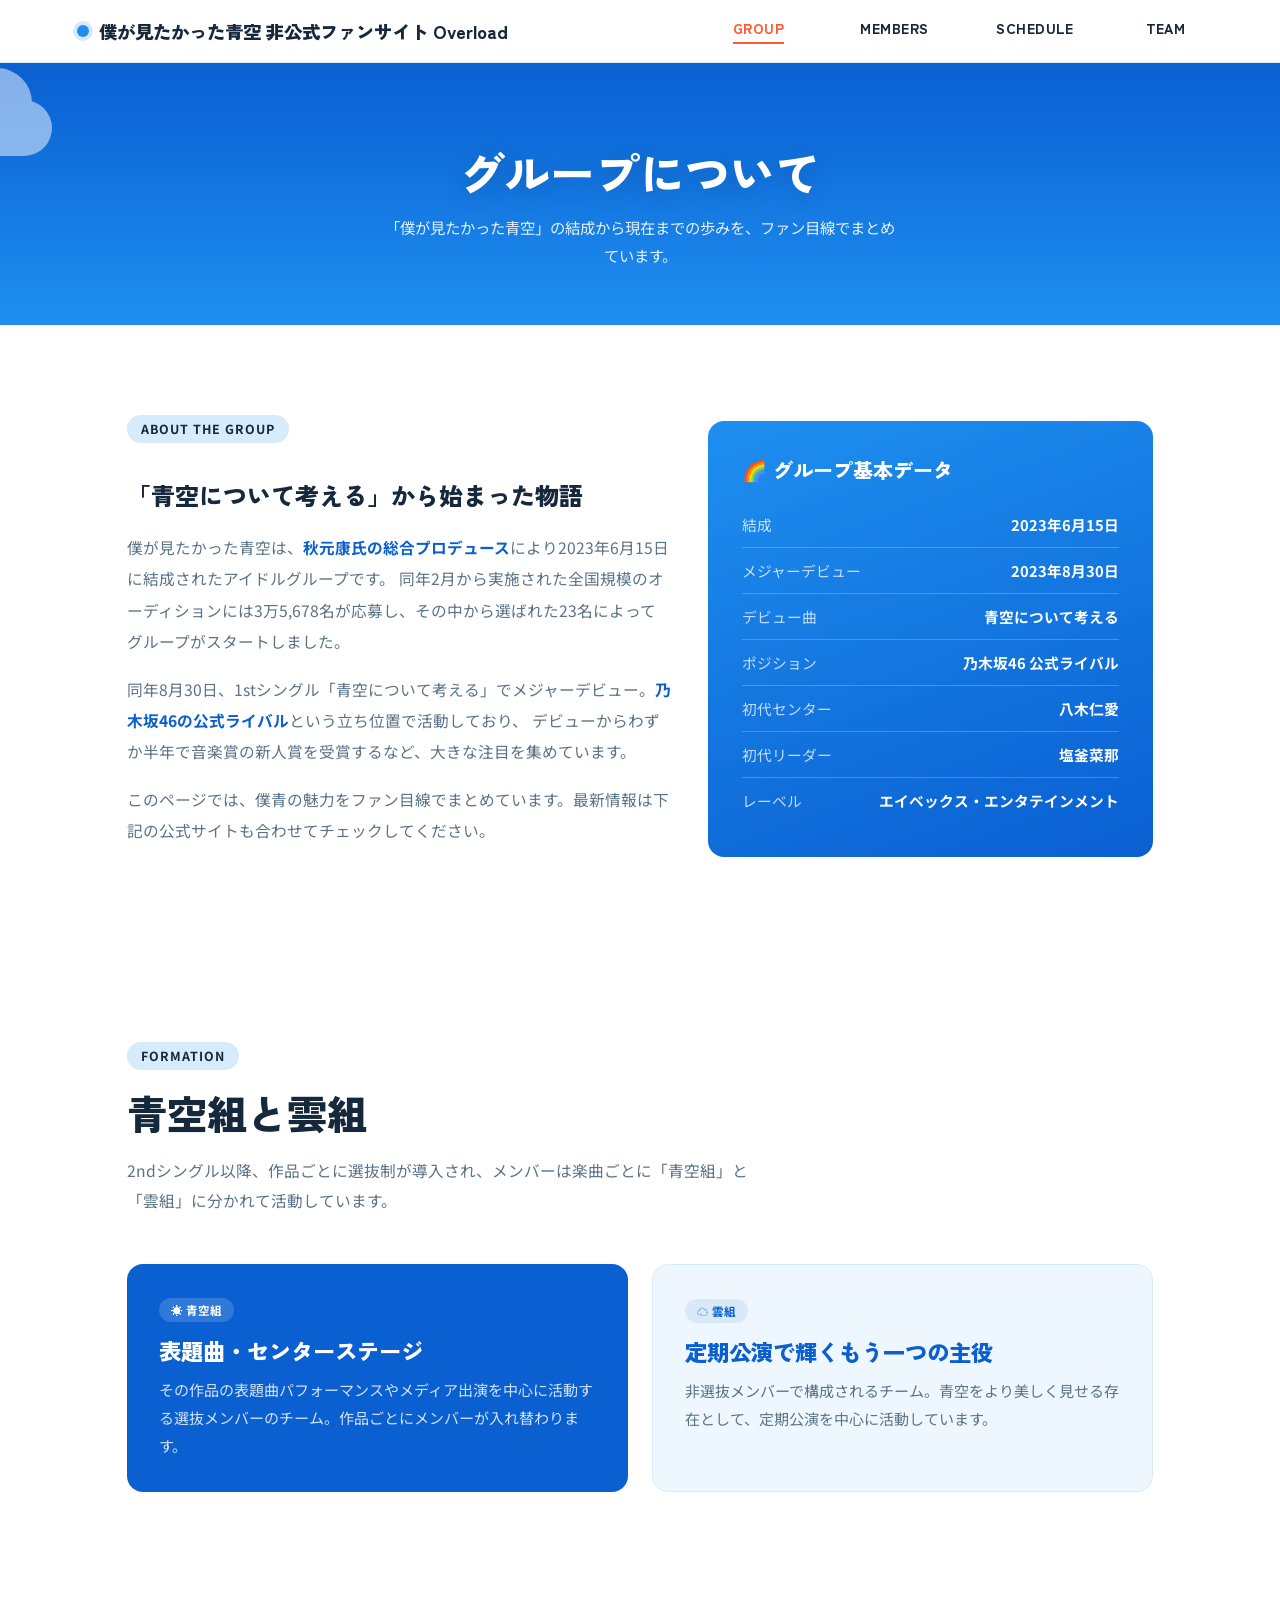
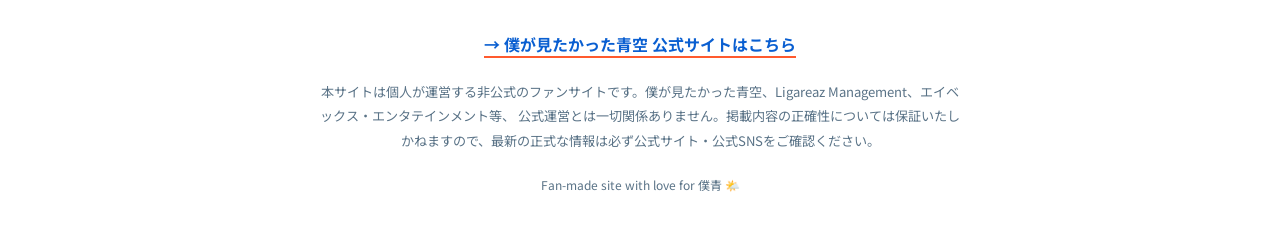
<file: about.html>
<!DOCTYPE html>
<html lang="ja">
<head>
<meta charset="UTF-8">
<meta name="viewport" content="width=device-width, initial-scale=1.0">
<title>グループについて ｜ Overload</title>
<link rel="icon" type="image/svg+xml" href="favicon.svg">
<link rel="preconnect" href="https://fonts.googleapis.com">
<link rel="preconnect" href="https://fonts.gstatic.com" crossorigin>
<link href="https://fonts.googleapis.com/css2?family=Zen+Kaku+Gothic+New:wght@500;700;900&family=Noto+Sans+JP:wght@400;500;700&display=swap" rel="stylesheet">
<link rel="stylesheet" href="styles.css">
</head>
<body>

<nav class="nav">
  <a class="nav-brand" href="index.html">
    <span class="dot"></span>
    <span class="nav-brand-text">
      <span class="nav-brand-sub">僕が見たかった青空 非公式ファンサイト</span>
      <span class="nav-brand-main">Overload</span>
    </span>
  </a>
  <button class="nav-toggle" id="navToggle" aria-label="メニューを開く" aria-expanded="false">
    <span></span><span></span><span></span>
  </button>
  <div class="nav-links" id="navLinks">
    <a href="about.html" class="nav-swap nav-group current"><span class="nav-en">GROUP</span><span class="nav-ja">グループを知る</span></a>
    <a href="members.html" class="nav-swap"><span class="nav-en">MEMBERS</span><span class="nav-ja">メンバーを知る</span></a>
    <a href="schedule.html" class="nav-swap nav-schedule"><span class="nav-en">SCHEDULE</span><span class="nav-ja">予定を知る</span></a>
    <a href="team.html" class="nav-swap nav-team"><span class="nav-en">TEAM</span><span class="nav-ja">運営を知る</span></a>
  </div>
</nav>

<header class="page-head">
  <div class="cloud c1"></div>
  <div class="cloud c3"></div>
  <h1>グループについて</h1>
  <p>「僕が見たかった青空」の結成から現在までの歩みを、ファン目線でまとめています。</p>
</header>

<section id="about">
  <div class="about-grid">
    <div class="about-copy">
      <span class="eyebrow">ABOUT THE GROUP</span>
      <h2>「青空について考える」から始まった物語</h2>
      <p>
        僕が見たかった青空は、<strong>秋元康氏の総合プロデュース</strong>により2023年6月15日に結成されたアイドルグループです。
        同年2月から実施された全国規模のオーディションには3万5,678名が応募し、その中から選ばれた23名によってグループがスタートしました。
      </p>
      <p>
        同年8月30日、1stシングル「青空について考える」でメジャーデビュー。<strong>乃木坂46の公式ライバル</strong>という立ち位置で活動しており、
        デビューからわずか半年で音楽賞の新人賞を受賞するなど、大きな注目を集めています。
      </p>
      <p>
        このページでは、僕青の魅力をファン目線でまとめています。最新情報は下記の公式サイトも合わせてチェックしてください。
      </p>
    </div>
    <div class="sky-card">
      <h3>🌈 グループ基本データ</h3>
      <ul>
        <li><span>結成</span><span>2023年6月15日</span></li>
        <li><span>メジャーデビュー</span><span>2023年8月30日</span></li>
        <li><span>デビュー曲</span><span>青空について考える</span></li>
        <li><span>ポジション</span><span>乃木坂46 公式ライバル</span></li>
        <li><span>初代センター</span><span>八木仁愛</span></li>
        <li><span>初代リーダー</span><span>塩釜菜那</span></li>
        <li><span>レーベル</span><span>エイベックス・エンタテインメント</span></li>
      </ul>
    </div>
  </div>
</section>

<section id="teams">
  <div class="section-head">
    <span class="eyebrow">FORMATION</span>
    <h2>青空組と雲組</h2>
    <p>2ndシングル以降、作品ごとに選抜制が導入され、メンバーは楽曲ごとに「青空組」と「雲組」に分かれて活動しています。</p>
  </div>
  <div class="team-grid">
    <div class="team-card sora">
      <span class="team-badge">☀️ 青空組</span>
      <h3>表題曲・センターステージ</h3>
      <p>その作品の表題曲パフォーマンスやメディア出演を中心に活動する選抜メンバーのチーム。作品ごとにメンバーが入れ替わります。</p>
    </div>
    <div class="team-card kumo">
      <span class="team-badge">☁️ 雲組</span>
      <h3>定期公演で輝くもう一つの主役</h3>
      <p>非選抜メンバーで構成されるチーム。青空をより美しく見せる存在として、定期公演を中心に活動しています。</p>
    </div>
  </div>
</section>

<footer>
  <a class="official-link" href="https://bokuao.com/" target="_blank" rel="noopener">→ 僕が見たかった青空 公式サイトはこちら</a>
  <p class="disclaimer">
    本サイトは個人が運営する非公式のファンサイトです。僕が見たかった青空、Ligareaz Management、エイベックス・エンタテインメント等、
    公式運営とは一切関係ありません。掲載内容の正確性については保証いたしかねますので、最新の正式な情報は必ず公式サイト・公式SNSをご確認ください。
  </p>
  <p class="fine">Fan-made site with love for 僕青 🌤️</p>
</footer>

<script src="nav.js"></script>
</body>
</html>
</file>
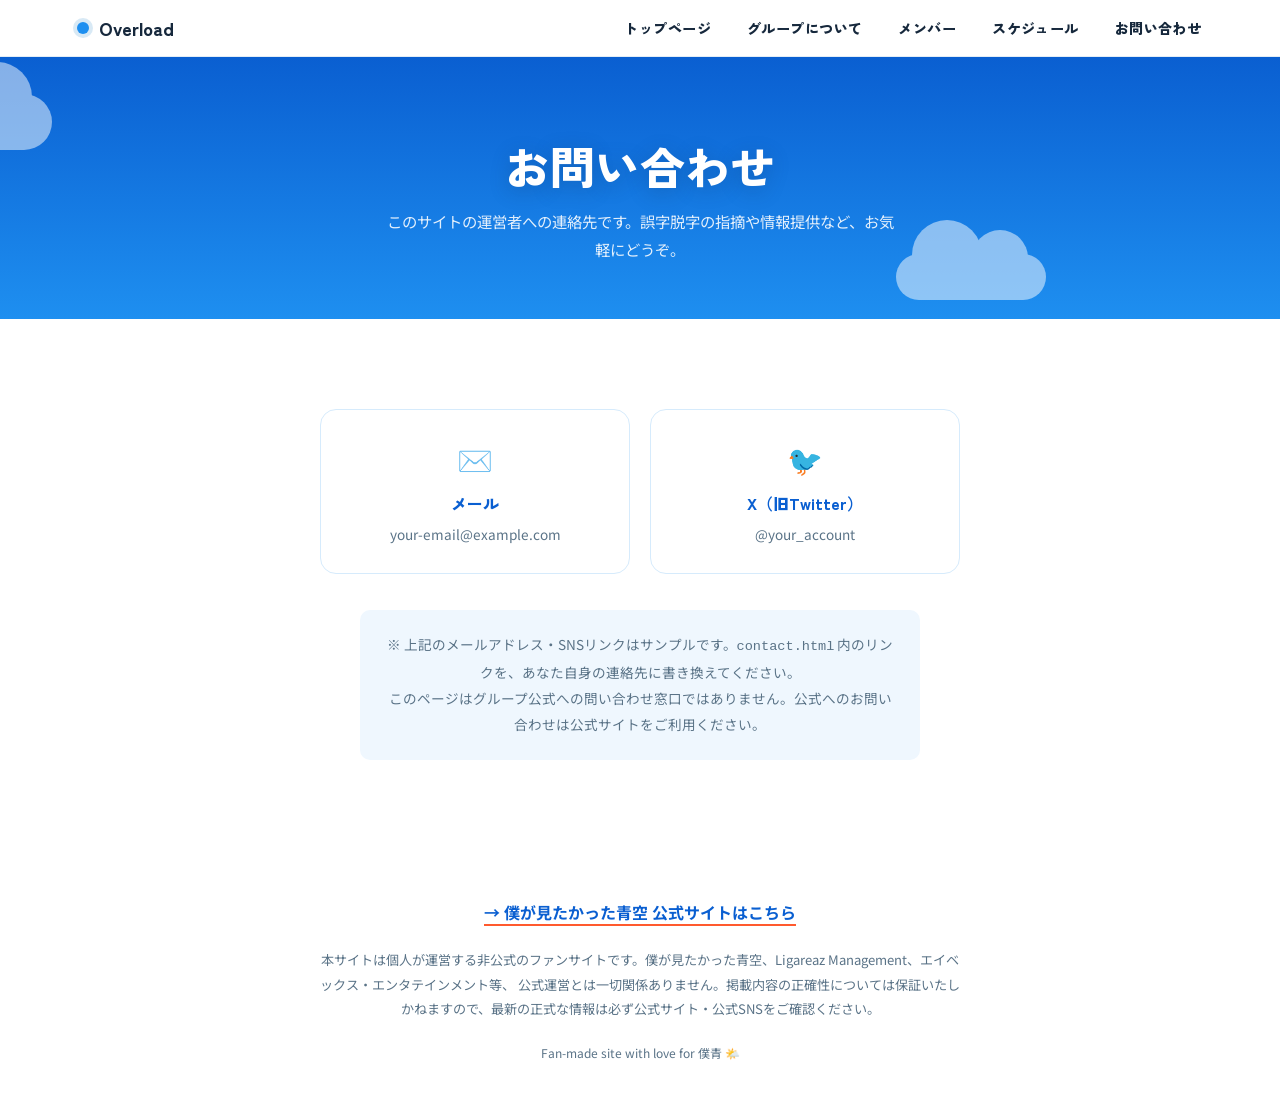
<file: contact.html>
<!DOCTYPE html>
<html lang="ja">
<head>
<meta charset="UTF-8">
<meta name="viewport" content="width=device-width, initial-scale=1.0">
<title>お問い合わせ ｜ Overload</title>
<link rel="icon" type="image/svg+xml" href="favicon.svg">
<link rel="preconnect" href="https://fonts.googleapis.com">
<link rel="preconnect" href="https://fonts.gstatic.com" crossorigin>
<link href="https://fonts.googleapis.com/css2?family=Zen+Kaku+Gothic+New:wght@500;700;900&family=Noto+Sans+JP:wght@400;500;700&display=swap" rel="stylesheet">
<link rel="stylesheet" href="styles.css">
</head>
<body>

<nav class="nav">
  <a class="nav-brand" href="index.html"><span class="dot"></span>Overload</a>
  <button class="nav-toggle" id="navToggle" aria-label="メニューを開く" aria-expanded="false">
    <span></span><span></span><span></span>
  </button>
  <div class="nav-links" id="navLinks">
    <a href="index.html">トップページ</a>
    <a href="about.html">グループについて</a>
    <a href="members.html">メンバー</a>
    <a href="schedule.html">スケジュール</a>
    <a href="contact.html" class="current">お問い合わせ</a>
  </div>
</nav>

<header class="page-head">
  <div class="cloud c1"></div>
  <div class="cloud c4"></div>
  <h1>お問い合わせ</h1>
  <p>このサイトの運営者への連絡先です。誤字脱字の指摘や情報提供など、お気軽にどうぞ。</p>
</header>

<section id="contact">
  <div class="contact-grid">
    <a class="contact-card" href="mailto:your-email@example.com">
      <div class="icon">✉️</div>
      <h3>メール</h3>
      <span>your-email@example.com</span>
    </a>
    <a class="contact-card" href="https://x.com/your_account" target="_blank" rel="noopener">
      <div class="icon">🐦</div>
      <h3>X（旧Twitter）</h3>
      <span>@your_account</span>
    </a>
  </div>
  <p class="contact-note">
    ※ 上記のメールアドレス・SNSリンクはサンプルです。<code>contact.html</code> 内のリンクを、あなた自身の連絡先に書き換えてください。<br>
    このページはグループ公式への問い合わせ窓口ではありません。公式へのお問い合わせは公式サイトをご利用ください。
  </p>
</section>

<footer>
  <a class="official-link" href="https://bokuao.com/" target="_blank" rel="noopener">→ 僕が見たかった青空 公式サイトはこちら</a>
  <p class="disclaimer">
    本サイトは個人が運営する非公式のファンサイトです。僕が見たかった青空、Ligareaz Management、エイベックス・エンタテインメント等、
    公式運営とは一切関係ありません。掲載内容の正確性については保証いたしかねますので、最新の正式な情報は必ず公式サイト・公式SNSをご確認ください。
  </p>
  <p class="fine">Fan-made site with love for 僕青 🌤️</p>
</footer>

<script src="nav.js"></script>
</body>
</html>
</file>
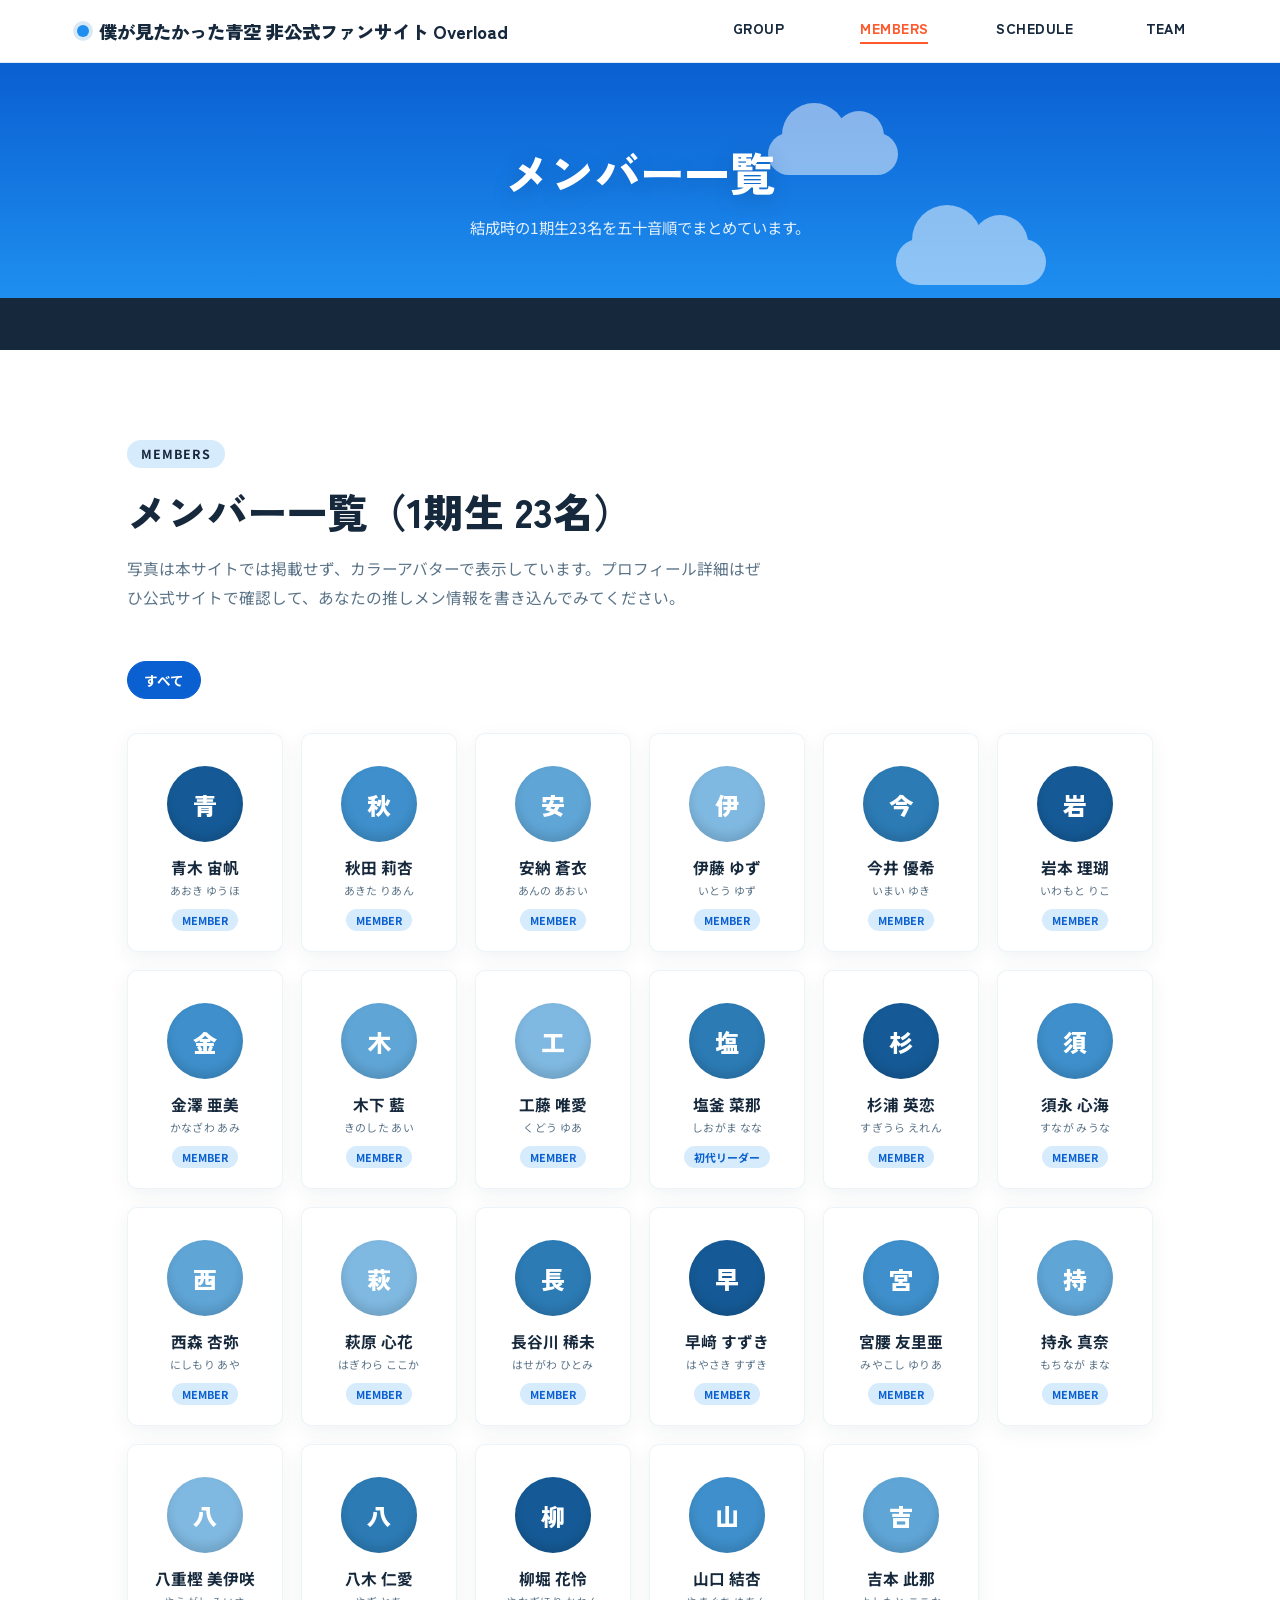
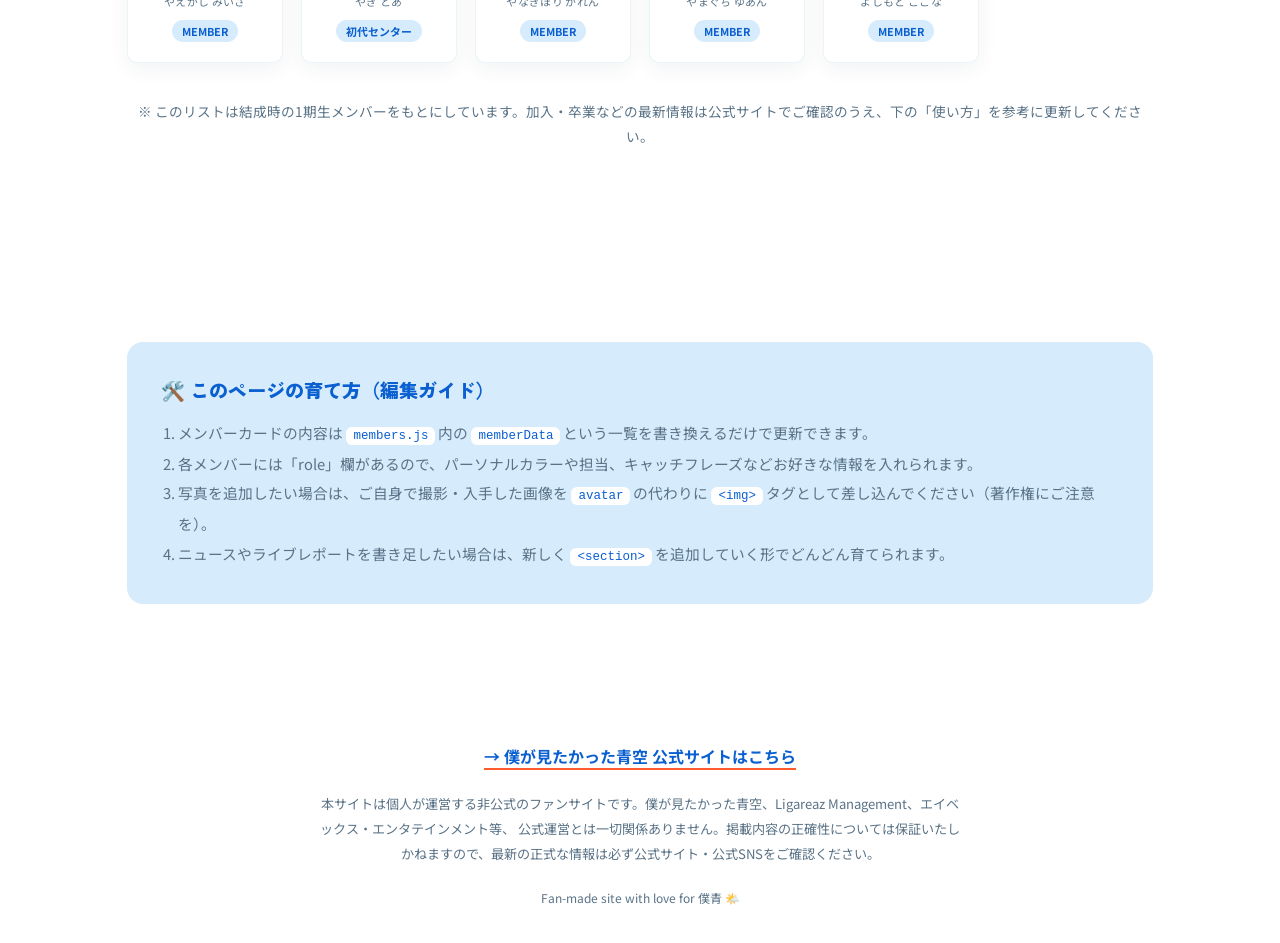
<file: members.html>
<!DOCTYPE html>
<html lang="ja">
<head>
<meta charset="UTF-8">
<meta name="viewport" content="width=device-width, initial-scale=1.0">
<title>メンバー ｜ Overload</title>
<link rel="icon" type="image/svg+xml" href="favicon.svg">
<link rel="preconnect" href="https://fonts.googleapis.com">
<link rel="preconnect" href="https://fonts.gstatic.com" crossorigin>
<link href="https://fonts.googleapis.com/css2?family=Zen+Kaku+Gothic+New:wght@500;700;900&family=Noto+Sans+JP:wght@400;500;700&display=swap" rel="stylesheet">
<link rel="stylesheet" href="styles.css">
</head>
<body>

<nav class="nav">
  <a class="nav-brand" href="index.html">
    <span class="dot"></span>
    <span class="nav-brand-text">
      <span class="nav-brand-sub">僕が見たかった青空 非公式ファンサイト</span>
      <span class="nav-brand-main">Overload</span>
    </span>
  </a>
  <button class="nav-toggle" id="navToggle" aria-label="メニューを開く" aria-expanded="false">
    <span></span><span></span><span></span>
  </button>
  <div class="nav-links" id="navLinks">
    <a href="about.html" class="nav-swap nav-group"><span class="nav-en">GROUP</span><span class="nav-ja">グループを知る</span></a>
    <a href="members.html" class="nav-swap current"><span class="nav-en">MEMBERS</span><span class="nav-ja">メンバーを知る</span></a>
    <a href="schedule.html" class="nav-swap nav-schedule"><span class="nav-en">SCHEDULE</span><span class="nav-ja">予定を知る</span></a>
    <a href="team.html" class="nav-swap nav-team"><span class="nav-en">TEAM</span><span class="nav-ja">運営を知る</span></a>
  </div>
</nav>

<header class="page-head">
  <div class="cloud c2"></div>
  <div class="cloud c4"></div>
  <h1>メンバー一覧</h1>
  <p>結成時の1期生23名を五十音順でまとめています。</p>
</header>

<div class="marquee-wrap">
  <div class="marquee-track" id="marqueeTrack"></div>
</div>

<section id="members">
  <div class="section-head">
    <span class="eyebrow">MEMBERS</span>
    <h2>メンバー一覧（1期生 23名）</h2>
    <p>写真は本サイトでは掲載せず、カラーアバターで表示しています。プロフィール詳細はぜひ公式サイトで確認して、あなたの推しメン情報を書き込んでみてください。</p>
  </div>
  <div class="filter-bar" id="filterBar">
    <button class="filter-btn active" data-filter="all">すべて</button>
  </div>
  <div class="member-grid" id="memberGrid"></div>
  <p class="member-note">
    ※ このリストは結成時の1期生メンバーをもとにしています。加入・卒業などの最新情報は公式サイトでご確認のうえ、下の「使い方」を参考に更新してください。
  </p>
</section>

<section id="howto">
  <div class="howto">
    <h3>🛠️ このページの育て方（編集ガイド）</h3>
    <ol>
      <li>メンバーカードの内容は <code>members.js</code> 内の <code>memberData</code> という一覧を書き換えるだけで更新できます。</li>
      <li>各メンバーには「role」欄があるので、パーソナルカラーや担当、キャッチフレーズなどお好きな情報を入れられます。</li>
      <li>写真を追加したい場合は、ご自身で撮影・入手した画像を <code>avatar</code> の代わりに <code>&lt;img&gt;</code> タグとして差し込んでください（著作権にご注意を）。</li>
      <li>ニュースやライブレポートを書き足したい場合は、新しく <code>&lt;section&gt;</code> を追加していく形でどんどん育てられます。</li>
    </ol>
  </div>
</section>

<footer>
  <a class="official-link" href="https://bokuao.com/" target="_blank" rel="noopener">→ 僕が見たかった青空 公式サイトはこちら</a>
  <p class="disclaimer">
    本サイトは個人が運営する非公式のファンサイトです。僕が見たかった青空、Ligareaz Management、エイベックス・エンタテインメント等、
    公式運営とは一切関係ありません。掲載内容の正確性については保証いたしかねますので、最新の正式な情報は必ず公式サイト・公式SNSをご確認ください。
  </p>
  <p class="fine">Fan-made site with love for 僕青 🌤️</p>
</footer>

<script src="members.js"></script>
<script src="nav.js"></script>
</body>
</html>
</file>
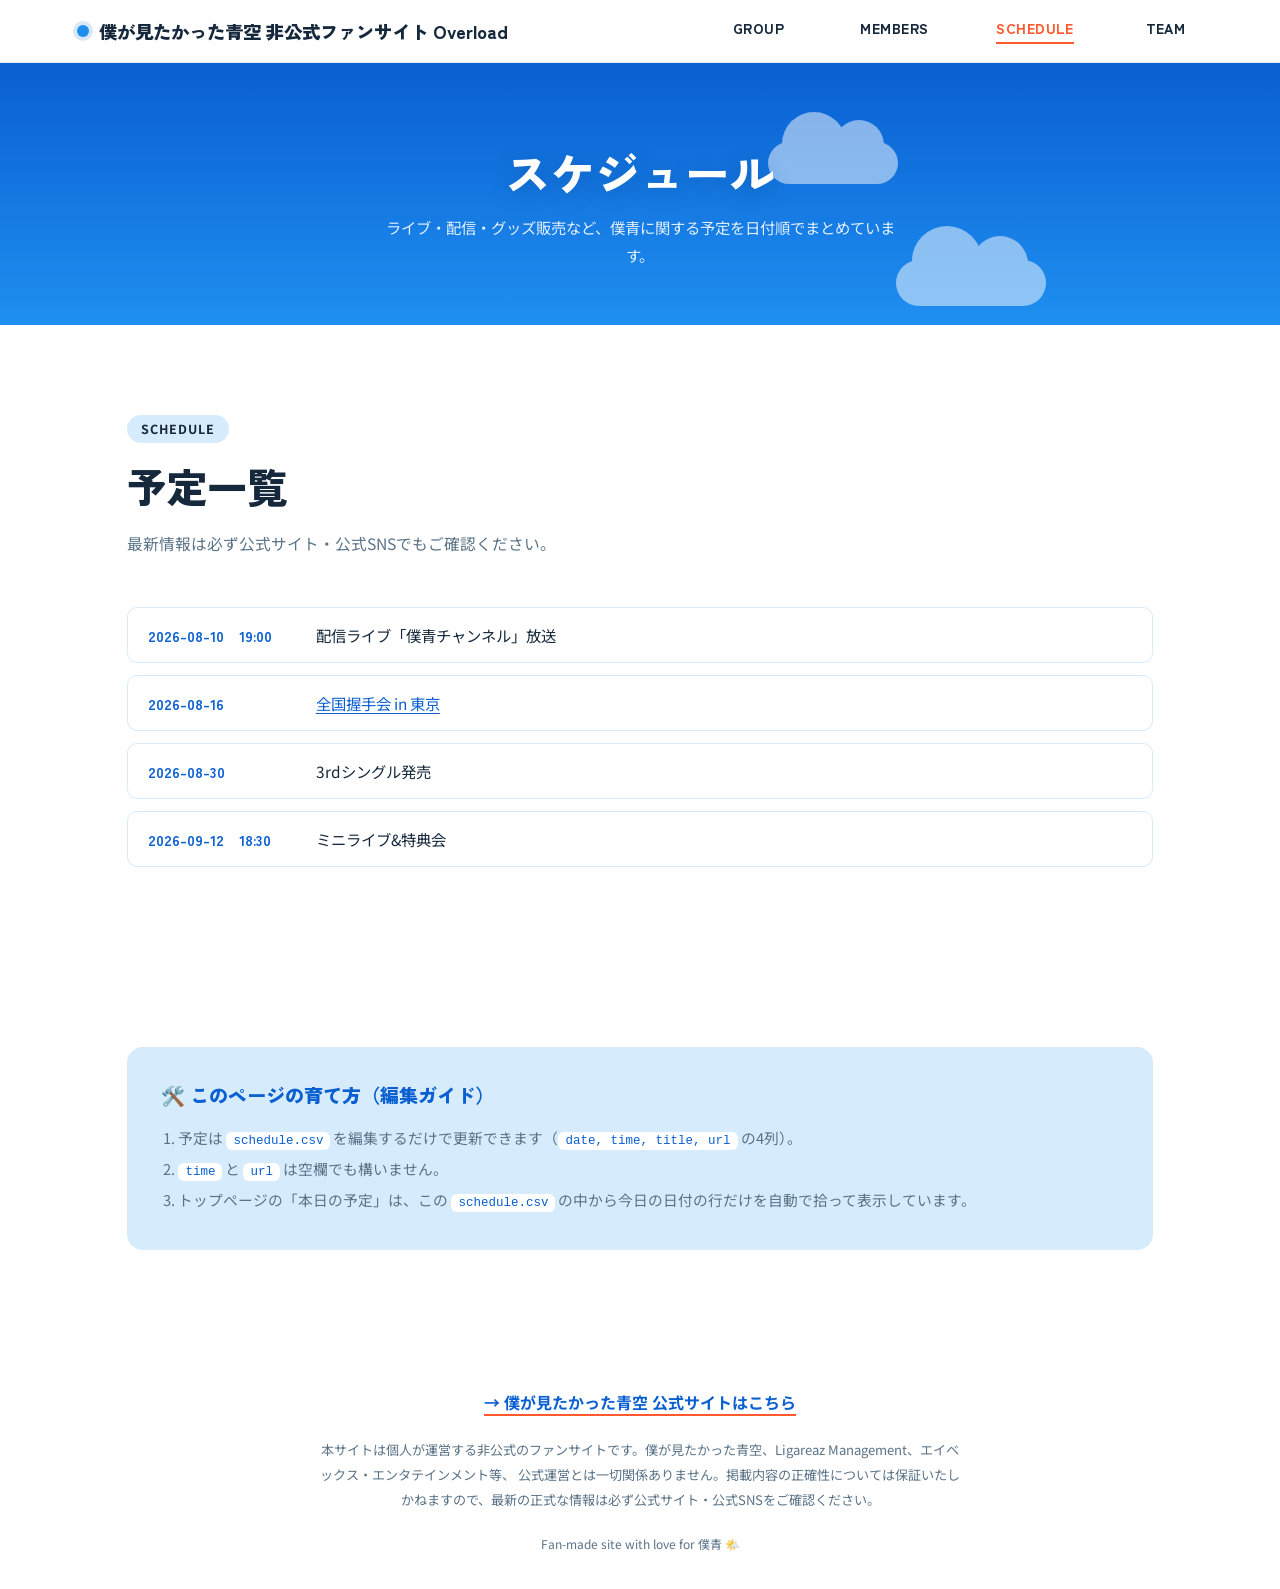
<file: schedule.html>
<!DOCTYPE html>
<html lang="ja">
<head>
<meta charset="UTF-8">
<meta name="viewport" content="width=device-width, initial-scale=1.0">
<title>スケジュール ｜ Overload</title>
<link rel="icon" type="image/svg+xml" href="favicon.svg">
<link rel="preconnect" href="https://fonts.googleapis.com">
<link rel="preconnect" href="https://fonts.gstatic.com" crossorigin>
<link href="https://fonts.googleapis.com/css2?family=Zen+Kaku+Gothic+New:wght@500;700;900&family=Noto+Sans+JP:wght@400;500;700&display=swap" rel="stylesheet">
<link rel="stylesheet" href="styles.css">
</head>
<body>

<nav class="nav">
  <a class="nav-brand" href="index.html">
    <span class="dot"></span>
    <span class="nav-brand-text">
      <span class="nav-brand-sub">僕が見たかった青空 非公式ファンサイト</span>
      <span class="nav-brand-main">Overload</span>
    </span>
  </a>
  <button class="nav-toggle" id="navToggle" aria-label="メニューを開く" aria-expanded="false">
    <span></span><span></span><span></span>
  </button>
  <div class="nav-links" id="navLinks">
    <a href="about.html" class="nav-swap nav-group"><span class="nav-en">GROUP</span><span class="nav-ja">グループを知る</span></a>
    <a href="members.html" class="nav-swap"><span class="nav-en">MEMBERS</span><span class="nav-ja">メンバーを知る</span></a>
    <a href="schedule.html" class="nav-swap nav-schedule current"><span class="nav-en">SCHEDULE</span><span class="nav-ja">予定を知る</span></a>
    <a href="team.html" class="nav-swap nav-team"><span class="nav-en">TEAM</span><span class="nav-ja">運営を知る</span></a>
  </div>
</nav>

<header class="page-head">
  <div class="cloud c2"></div>
  <div class="cloud c4"></div>
  <h1>スケジュール</h1>
  <p>ライブ・配信・グッズ販売など、僕青に関する予定を日付順でまとめています。</p>
</header>

<section id="schedule">
  <div class="section-head">
    <span class="eyebrow">SCHEDULE</span>
    <h2>予定一覧</h2>
    <p>最新情報は必ず公式サイト・公式SNSでもご確認ください。</p>
  </div>
  <div class="schedule-list" id="scheduleList"></div>
</section>

<section id="howto">
  <div class="howto">
    <h3>🛠️ このページの育て方（編集ガイド）</h3>
    <ol>
      <li>予定は <code>schedule.csv</code> を編集するだけで更新できます（<code>date, time, title, url</code> の4列）。</li>
      <li><code>time</code> と <code>url</code> は空欄でも構いません。</li>
      <li>トップページの「本日の予定」は、この <code>schedule.csv</code> の中から今日の日付の行だけを自動で拾って表示しています。</li>
    </ol>
  </div>
</section>

<footer>
  <a class="official-link" href="https://bokuao.com/" target="_blank" rel="noopener">→ 僕が見たかった青空 公式サイトはこちら</a>
  <p class="disclaimer">
    本サイトは個人が運営する非公式のファンサイトです。僕が見たかった青空、Ligareaz Management、エイベックス・エンタテインメント等、
    公式運営とは一切関係ありません。掲載内容の正確性については保証いたしかねますので、最新の正式な情報は必ず公式サイト・公式SNSをご確認ください。
  </p>
  <p class="fine">Fan-made site with love for 僕青 🌤️</p>
</footer>

<script src="schedule.js"></script>
<script src="nav.js"></script>
</body>
</html>
</file>
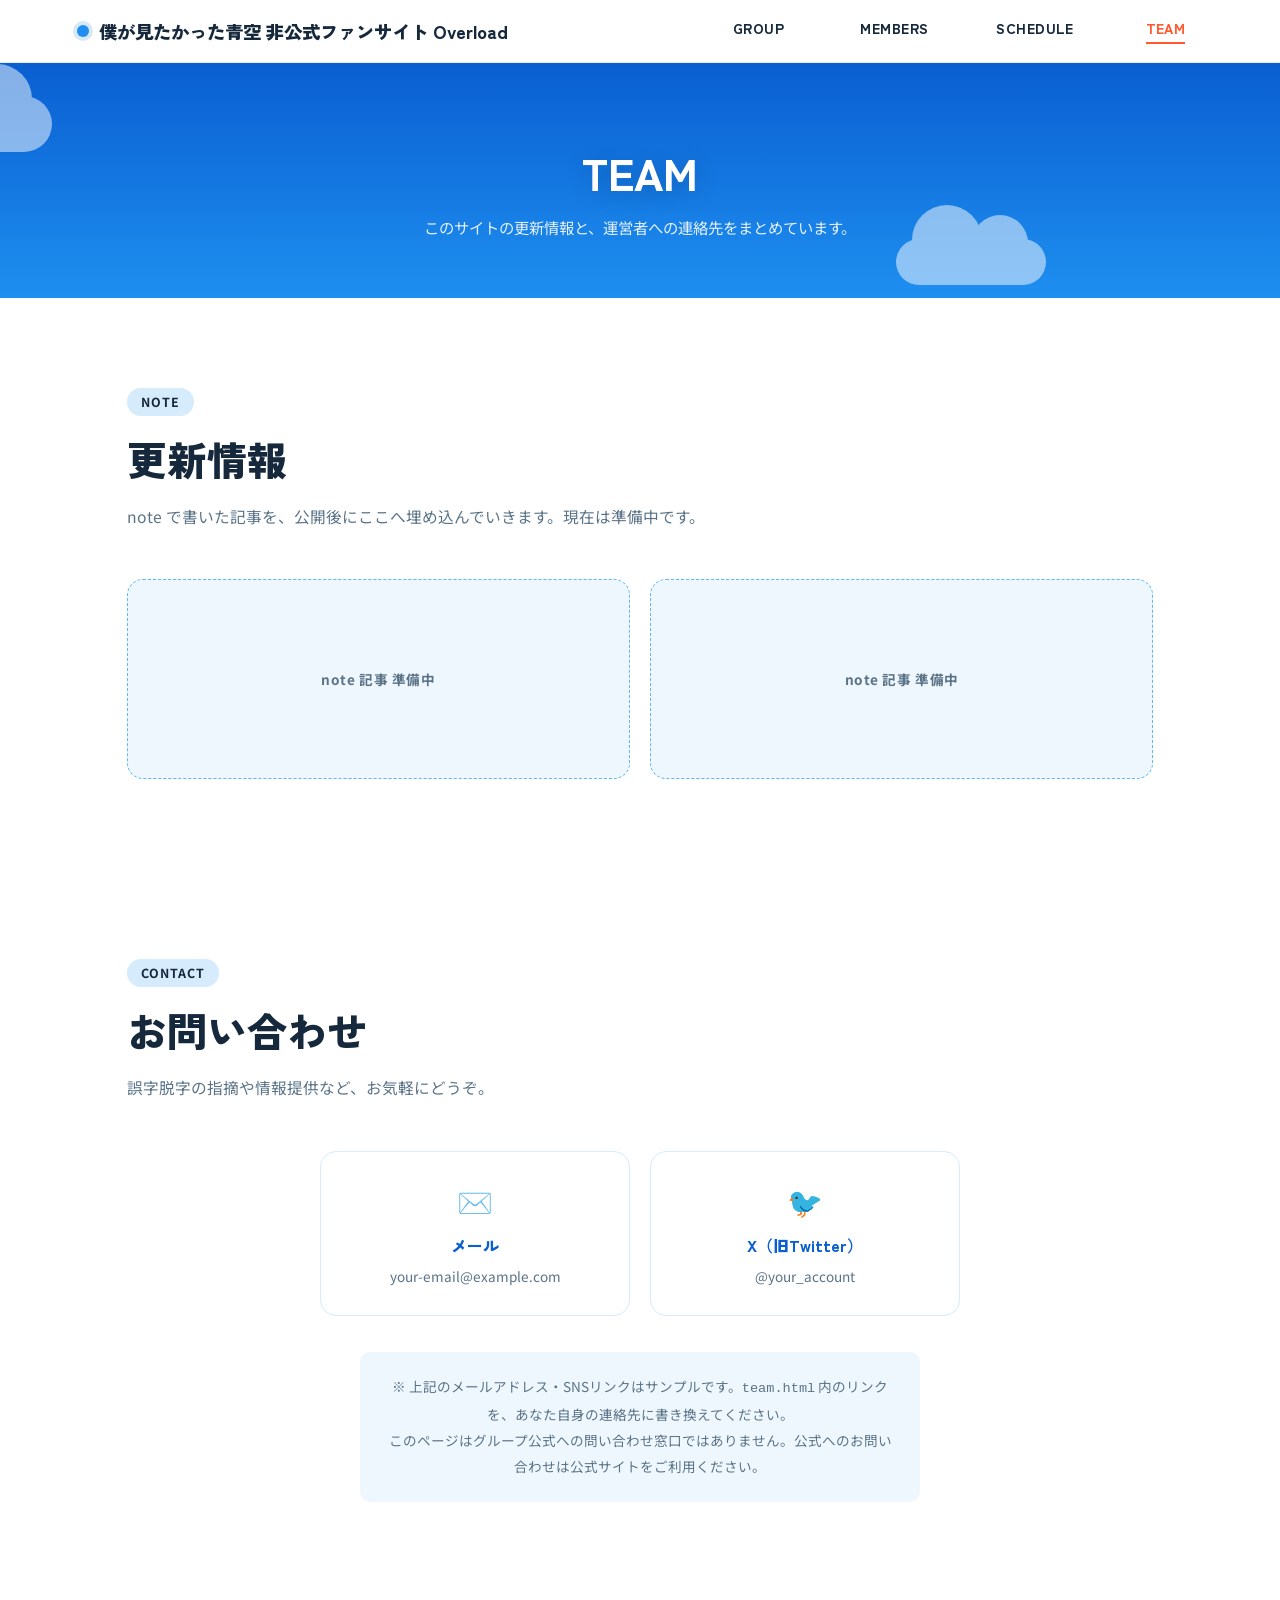
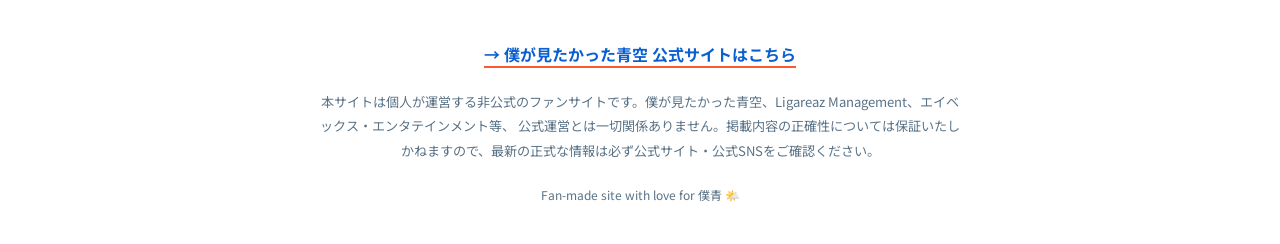
<file: team.html>
<!DOCTYPE html>
<html lang="ja">
<head>
<meta charset="UTF-8">
<meta name="viewport" content="width=device-width, initial-scale=1.0">
<title>TEAM ｜ Overload</title>
<link rel="icon" type="image/svg+xml" href="favicon.svg">
<link rel="preconnect" href="https://fonts.googleapis.com">
<link rel="preconnect" href="https://fonts.gstatic.com" crossorigin>
<link href="https://fonts.googleapis.com/css2?family=Zen+Kaku+Gothic+New:wght@500;700;900&family=Noto+Sans+JP:wght@400;500;700&display=swap" rel="stylesheet">
<link rel="stylesheet" href="styles.css">
</head>
<body>

<nav class="nav">
  <a class="nav-brand" href="index.html">
    <span class="dot"></span>
    <span class="nav-brand-text">
      <span class="nav-brand-sub">僕が見たかった青空 非公式ファンサイト</span>
      <span class="nav-brand-main">Overload</span>
    </span>
  </a>
  <button class="nav-toggle" id="navToggle" aria-label="メニューを開く" aria-expanded="false">
    <span></span><span></span><span></span>
  </button>
  <div class="nav-links" id="navLinks">
    <a href="about.html" class="nav-swap nav-group"><span class="nav-en">GROUP</span><span class="nav-ja">グループを知る</span></a>
    <a href="members.html" class="nav-swap"><span class="nav-en">MEMBERS</span><span class="nav-ja">メンバーを知る</span></a>
    <a href="schedule.html" class="nav-swap nav-schedule"><span class="nav-en">SCHEDULE</span><span class="nav-ja">予定を知る</span></a>
    <a href="team.html" class="nav-swap nav-team current"><span class="nav-en">TEAM</span><span class="nav-ja">運営を知る</span></a>
  </div>
</nav>

<header class="page-head">
  <div class="cloud c1"></div>
  <div class="cloud c4"></div>
  <h1>TEAM</h1>
  <p>このサイトの更新情報と、運営者への連絡先をまとめています。</p>
</header>

<section id="news">
  <div class="section-head">
    <span class="eyebrow">NOTE</span>
    <h2>更新情報</h2>
    <p>note で書いた記事を、公開後にここへ埋め込んでいきます。現在は準備中です。</p>
  </div>

  <!--
    ここに note の「サイトに貼る」機能で発行された埋め込みコード(iframe)を
    1記事ごとに .note-embed-slot で囲んで追加してください。

    例:
    <div class="note-embed-slot">
      <iframe class="note-embed" src="https://note.com/embed/notes/xxxxxxxxxxxx" ...></iframe>
    </div>
  -->
  <div class="note-grid">
    <div class="note-embed-slot placeholder">
      <span class="placeholder-label">note 記事 準備中</span>
    </div>
    <div class="note-embed-slot placeholder">
      <span class="placeholder-label">note 記事 準備中</span>
    </div>
  </div>
</section>

<section id="contact">
  <div class="section-head">
    <span class="eyebrow">CONTACT</span>
    <h2>お問い合わせ</h2>
    <p>誤字脱字の指摘や情報提供など、お気軽にどうぞ。</p>
  </div>
  <div class="contact-grid">
    <a class="contact-card" href="mailto:your-email@example.com">
      <div class="icon">✉️</div>
      <h3>メール</h3>
      <span>your-email@example.com</span>
    </a>
    <a class="contact-card" href="https://x.com/your_account" target="_blank" rel="noopener">
      <div class="icon">🐦</div>
      <h3>X（旧Twitter）</h3>
      <span>@your_account</span>
    </a>
  </div>
  <p class="contact-note">
    ※ 上記のメールアドレス・SNSリンクはサンプルです。<code>team.html</code> 内のリンクを、あなた自身の連絡先に書き換えてください。<br>
    このページはグループ公式への問い合わせ窓口ではありません。公式へのお問い合わせは公式サイトをご利用ください。
  </p>
</section>

<footer>
  <a class="official-link" href="https://bokuao.com/" target="_blank" rel="noopener">→ 僕が見たかった青空 公式サイトはこちら</a>
  <p class="disclaimer">
    本サイトは個人が運営する非公式のファンサイトです。僕が見たかった青空、Ligareaz Management、エイベックス・エンタテインメント等、
    公式運営とは一切関係ありません。掲載内容の正確性については保証いたしかねますので、最新の正式な情報は必ず公式サイト・公式SNSをご確認ください。
  </p>
  <p class="fine">Fan-made site with love for 僕青 🌤️</p>
</footer>

<script src="nav.js"></script>
</body>
</html>
</file>
<file: styles.css>
:root{
  --sky-deep:#0A5FD1;
  --sky-mid:#1E8FF0;
  --sky-pale:#5CB8F7;
  --sky-light:#D6EBFC;
  --sky-faint:#EFF7FE;
  --cloud:#FFFFFF;
  --ink:#16283C;
  --ink-soft:#5A7387;
  --accent:#FF5A2E;
  --accent-soft:rgba(255,90,46,0.16);
  --radius-lg:16px;
  --radius-md:10px;
}
*{box-sizing:border-box;}
html{scroll-behavior:smooth;}
body{
  margin:0;
  font-family:'Noto Sans JP',sans-serif;
  color:var(--ink);
  background:var(--cloud);
  overflow-x:hidden;
}
h1,h2,h3,.display{
  font-family:'Zen Kaku Gothic New',sans-serif;
  font-weight:900;
}
a{color:inherit;}
img{max-width:100%;display:block;}
:focus-visible{outline:3px solid var(--sky-deep);outline-offset:3px;}

@media (prefers-reduced-motion: reduce){
  *{animation-duration:0.01ms !important; animation-iteration-count:1 !important; transition-duration:0.01ms !important; scroll-behavior:auto !important;}
}

/* ---------- INTRO OVERLAY (トップページ入場フェード) ---------- */
.intro-overlay{
  position:fixed;inset:0;z-index:999;
  display:flex;align-items:center;justify-content:center;
  background:#fff;
  opacity:1;visibility:visible;
  transition:opacity .7s ease, visibility .7s ease;
}
.intro-overlay.hide{opacity:0;visibility:hidden;pointer-events:none;}
.intro-logo{
  display:flex;align-items:center;gap:10px;
  font-family:'Zen Kaku Gothic New';font-weight:900;
  font-size:1.3rem;letter-spacing:0.35em;
  color:var(--sky-deep);
  opacity:0;
  animation:introReveal 1s ease forwards .15s;
}
.intro-logo .dot{width:10px;height:10px;border-radius:50%;background:var(--sky-mid);box-shadow:0 0 0 4px rgba(62,143,203,0.2);}
.intro-logo.rainbow{animation:introReveal .6s ease forwards .15s, rainbowText .8s linear .7s;}
@keyframes rainbowText{
  0%{color:var(--sky-deep);}
  16%{color:#E0587A;}
  32%{color:#E08A3D;}
  48%{color:#D6C93B;}
  64%{color:#4CAF7D;}
  80%{color:#4A8FD6;}
  100%{color:#9B6FD6;}
}
@keyframes introReveal{
  0%{opacity:0;transform:translateY(8px);}
  100%{opacity:1;transform:translateY(0);}
}
@media (prefers-reduced-motion: reduce){
  .intro-overlay{display:none;}
}

/* ---------- NAV ---------- */
.nav{
  position:sticky;top:0;z-index:50;
  display:flex;align-items:center;justify-content:space-between;
  padding:14px 6vw;
  background:rgba(255,255,255,0.86);
  backdrop-filter:blur(10px);
  border-bottom:1px solid rgba(30,111,181,0.12);
}
.nav-brand{display:flex;align-items:center;gap:10px;font-family:'Zen Kaku Gothic New';font-weight:900;font-size:1.15rem;color:var(--ink);text-decoration:none;flex-shrink:0;margin-right:24px;}
.nav-brand .dot{
  width:12px;height:12px;border-radius:50%;
  background:var(--sky-mid);
  box-shadow:0 0 0 4px rgba(62,143,203,0.2);
  animation:dotPulse 2.2s ease-in-out infinite;
}
@keyframes dotPulse{
  0%,100%{opacity:1;box-shadow:0 0 0 4px rgba(62,143,203,0.2);}
  50%{opacity:0.35;box-shadow:0 0 0 7px rgba(62,143,203,0.08);}
}
@media (prefers-reduced-motion: reduce){
  .nav-brand .dot{animation:none;}
}

/* hamburger button (mobile only) */
.nav-toggle{
  display:flex;flex-direction:column;justify-content:center;gap:5px;
  width:36px;height:36px;padding:0;
  border:none;background:none;cursor:pointer;
}
.nav-toggle span{display:block;width:100%;height:2px;background:var(--sky-deep);border-radius:2px;transition:transform .2s,opacity .2s;}
.nav-toggle.open span:nth-child(1){transform:translateY(7px) rotate(45deg);}
.nav-toggle.open span:nth-child(2){opacity:0;}
.nav-toggle.open span:nth-child(3){transform:translateY(-7px) rotate(-45deg);}
@media(min-width:760px){.nav-toggle{display:none;}}

.nav-links{display:none;gap:32px;font-size:0.88rem;font-family:'Zen Kaku Gothic New',sans-serif;font-weight:900;letter-spacing:0.03em;}
.nav-links a{text-decoration:none;padding:4px 2px;transition:color .2s;}

/* ホバーで英語→日本語にクロスフェードするナビ項目 */
.nav-swap{
  display:inline-grid;
  white-space:nowrap;
  justify-items:center;
}
.nav-team{margin-left:20px;}
.nav-group{margin-left:22px;}
.nav-schedule{margin-left:16px;}
.nav-swap .nav-en,
.nav-swap .nav-ja{
  grid-area:1 / 1;
  justify-self:center;
  width:max-content;
  padding-bottom:4px;
  border-bottom:2px solid transparent;
  transition:opacity .25s ease, transform .25s ease, border-color .2s ease, color .2s ease;
}
.nav-swap .nav-ja{
  opacity:0;
  transform:translateY(4px);
  pointer-events:none;
  font-family:'Zen Kaku Gothic New',sans-serif;
  letter-spacing:0.02em;
  align-self:center;
}
.nav-swap:hover .nav-en{opacity:0;transform:translateY(-4px);}
.nav-swap:hover .nav-ja{opacity:1;transform:translateY(0);}
.nav-swap:hover .nav-en,
.nav-swap:hover .nav-ja{border-color:var(--accent);}
.nav-swap.current .nav-en{border-color:var(--accent);color:var(--accent);font-weight:900;}
@media (prefers-reduced-motion: reduce){
  .nav-swap .nav-en,.nav-swap .nav-ja{transition:none;}
}

/* mobile dropdown: shown only when toggled open */
@media(max-width:759px){
  .nav-links.open{
    display:flex;flex-direction:column;gap:0;
    position:absolute;top:100%;left:0;right:0;
    background:#fff;
    border-bottom:1px solid rgba(30,111,181,0.12);
    box-shadow:0 14px 26px rgba(21,90,150,0.12);
  }
  .nav-links.open a{padding:14px 6vw;text-align:left;}
  .nav-links.open .nav-swap{justify-items:start;justify-content:start;width:100%;}
  .nav-links.open .nav-swap .nav-en,
  .nav-links.open .nav-swap .nav-ja{justify-self:start;}
  .nav-links.open .nav-team,
  .nav-links.open .nav-group,
  .nav-links.open .nav-schedule{margin-left:0;}
}
@media(min-width:760px){.nav-links{display:flex;}}

/* ---------- CLOUDS (トップページ・サブページのヘッダーで共用) ---------- */
.cloud{
  position:absolute;
  background:#fff;
  border-radius:100px;
  opacity:0.85;
  filter:blur(0.3px);
}
.cloud::before,.cloud::after{
  content:"";
  position:absolute;
  background:#fff;
  border-radius:50%;
}
.c1{width:180px;height:56px;top:14%;left:-10%;animation:drift 46s linear infinite;}
.c1::before{width:90px;height:90px;top:-45px;left:20px;}
.c1::after{width:70px;height:70px;top:-32px;left:90px;}
.c2{width:130px;height:42px;top:30%;left:60%;animation:drift 60s linear infinite;animation-delay:-10s;}
.c2::before{width:64px;height:64px;top:-30px;left:14px;}
.c2::after{width:50px;height:50px;top:-22px;left:66px;}
.c3{width:220px;height:64px;top:60%;left:-20%;animation:drift 70s linear infinite;animation-delay:-25s;opacity:0.65;}
.c3::before{width:100px;height:100px;top:-50px;left:30px;}
.c3::after{width:80px;height:80px;top:-36px;left:120px;}
.c4{width:150px;height:46px;top:75%;left:70%;animation:drift 54s linear infinite;animation-delay:-5s;opacity:0.7;}
.c4::before{width:70px;height:70px;top:-34px;left:16px;}
.c4::after{width:56px;height:56px;top:-24px;left:76px;}
@keyframes drift{
  from{transform:translateX(0);}
  to{transform:translateX(140vw);}
}

/* ---------- PAGE HEAD (全ページ共通のヘッダー) ---------- */
.page-head{
  position:relative;
  padding:76px 6vw 56px;
  text-align:center;
  background:linear-gradient(180deg,var(--sky-deep) 0%, var(--sky-mid) 100%);
  color:#fff;
  overflow:hidden;
}
.page-head h1{
  position:relative;z-index:2;
  font-size:clamp(1.9rem,4.4vw,2.8rem);
  margin:0 0 10px;
  text-shadow:0 4px 20px rgba(15,60,110,0.3);
}
.page-head p{
  position:relative;z-index:2;
  max-width:520px;margin:0 auto;
  font-size:0.96rem;line-height:1.8;
  color:rgba(255,255,255,0.88);
}
.page-head .cloud{opacity:0.5;}

/* homepage: larger entrance hero, same header component/colors as subpages */
.page-head.home{
  min-height:64vh;
  display:flex;flex-direction:column;align-items:center;justify-content:center;
  padding:110px 6vw 90px;
}
.hero-tag{
  position:relative;z-index:2;
  display:inline-block;
  color:rgba(255,255,255,0.85);
  font-size:0.8rem;
  font-weight:700;
  letter-spacing:0.5em;
  margin-bottom:18px;
}
.page-head h1.stack-title{
  font-size:clamp(3rem,11vw,7.5rem);
  margin:0 0 16px;
  text-shadow:
    4px 4px 0 rgba(255,255,255,0.22),
    8px 8px 0 rgba(255,255,255,0.10);
}
.page-head.home p{margin:0 auto;max-width:520px;}
.hero-cta{
  position:relative;z-index:2;
  display:inline-block;
  margin-top:26px;
  padding:12px 30px;
  border:1.5px solid rgba(255,255,255,0.7);
  border-radius:999px;
  color:#fff;
  text-decoration:none;
  font-weight:700;
  font-size:0.88rem;
  letter-spacing:0.04em;
  transition:background .2s, color .2s;
}
.hero-cta:hover{background:#fff;color:var(--sky-deep);}

@keyframes heroIn{
  from{opacity:0;transform:translateY(18px);}
  to{opacity:1;transform:translateY(0);}
}

/* ---------- PHOTO HERO (写真＋白い波形シェイプで柔らかい雰囲気に) ---------- */
.page-head.photo-hero{
  position:relative;
  min-height:44vh;
  padding:0;
  background:#fff;
  overflow:hidden;
}
.photo-hero-img{
  position:absolute;
  inset:0;
  background-size:cover;
  background-position:center;
  z-index:0;
}
.photo-hero-img::after{
  content:"";
  position:absolute;inset:0;
  background:linear-gradient(180deg, rgba(21,90,150,0.15) 0%, rgba(21,90,150,0.4) 100%);
}
.photo-hero-content{
  position:relative;z-index:2;
  min-height:44vh;
  display:flex;
  flex-direction:column;
  align-items:center;
  justify-content:center;
  text-align:center;
  padding:2vh 6vw calc(2vh + 9vw);
}
.photo-hero-content .hero-tag{
  color:#fff;
  font-size:clamp(0.9rem, 1.6vw, 1.2rem);
  font-weight:700;
  line-height:1;
  letter-spacing:0.15em;
  margin:0 0 clamp(6px, 0.9vw, 12px);
  text-shadow:0 0 10px rgba(0,0,0,0.3);
  opacity:0;
  animation:heroIn .9s ease forwards .2s;
}
.page-head.photo-hero .photo-hero-content .stack-title{
  font-size:clamp(4rem,12vw,7.8rem);
  line-height:1;
  color:#fff;
  margin:0 0 clamp(30px, 4.2vw, 46px);
  text-shadow:0 0 14px rgba(15,60,110,0.4);
  opacity:0;
  animation:heroIn .9s ease forwards .34s;
}
.photo-hero-content p{
  color:rgba(255,255,255,0.94);
  font-size:clamp(0.9rem, 1.6vw, 1.2rem);
  line-height:1;
  letter-spacing:0.04em;
  max-width:min(90%, 640px);
  margin:0 auto;
  text-shadow:0 0 10px rgba(0,0,0,0.25);
  opacity:0;
  animation:heroIn .9s ease forwards .48s;
}
.wave-shape{
  position:absolute;
  left:0;bottom:-1px;
  width:100%;
  height:9vw;
  min-height:64px;
  z-index:3;
  display:block;
}
.wave-shape path{fill:#fff;}

/* ---------- SCROLL CUE (視線を下に誘導する動き) ---------- */
.scroll-cue{
  position:absolute;
  left:50%;bottom:4vw;
  transform:translateX(-50%);
  z-index:4;
  display:flex;flex-direction:column;align-items:center;gap:8px;
  opacity:0;
  animation:heroIn .9s ease forwards 1.1s;
}
.scroll-cue-text{
  color:rgba(255,255,255,0.85);
  font-size:0.62rem;font-weight:700;letter-spacing:0.3em;
  text-shadow:0 0 8px rgba(0,0,0,0.3);
}
.scroll-cue-line{
  width:1.5px;height:34px;
  background:linear-gradient(180deg, rgba(255,255,255,0.9), rgba(255,255,255,0));
  position:relative;
  overflow:hidden;
}
.scroll-cue-line::after{
  content:"";
  position:absolute;
  left:0;top:-100%;
  width:100%;height:100%;
  background:var(--accent);
  animation:scrollCueDrop 1.8s ease-in-out infinite;
}
@keyframes scrollCueDrop{
  0%{top:-100%;}
  60%{top:100%;}
  100%{top:100%;}
}
@media(max-width:900px){.scroll-cue{display:none;}}
@media (prefers-reduced-motion: reduce){
  .scroll-cue{opacity:1;animation:none;}
  .scroll-cue-line::after{animation:none;display:none;}
}
.wave-shape path{
  animation:waveDrift 7s ease-in-out infinite;
  transform-origin:center;
}
@keyframes waveDrift{
  0%,100%{transform:translateY(0);}
  50%{transform:translateY(6px);}
}
@media (prefers-reduced-motion: reduce){
  .wave-shape path{animation:none;}
}
@media(max-width:900px){
  .page-head.photo-hero{min-height:42vh;}
  .photo-hero-content{min-height:42vh;padding:4vh 6vw calc(7vh + 12vw);}
  .wave-shape{height:12vw;}
}
@media (prefers-reduced-motion: reduce){
  .photo-hero-content .hero-tag,
  .photo-hero-content .stack-title,
  .photo-hero-content p{opacity:1;animation:none;}
}

/* ---------- MARKER (蛍光マーカーのように部分だけ強調する) ---------- */
.marker{
  background-image:linear-gradient(120deg, var(--accent-soft) 0%, var(--accent-soft) 100%);
  background-repeat:no-repeat;
  background-size:100% 42%;
  background-position:0 88%;
  padding:0 3px;
}
.marker.on-dark{
  background-image:linear-gradient(120deg, rgba(255,255,255,0.28) 0%, rgba(255,255,255,0.28) 100%);
}

/* ---------- SCROLL REVEAL (トップページの各要素をスクロールで出す) ---------- */
[data-reveal]{
  opacity:0;
  transform:translateY(28px);
  transition:opacity .7s ease, transform .7s ease;
}
[data-reveal].revealed{
  opacity:1;
  transform:translateY(0);
}
.index-row[data-reveal]:nth-child(2){transition-delay:.06s;}
.index-row[data-reveal]:nth-child(3){transition-delay:.12s;}
.index-row[data-reveal]:nth-child(4){transition-delay:.18s;}
@media (prefers-reduced-motion: reduce){
  [data-reveal]{opacity:1;transform:none;transition:none;}
}

/* ---------- SECTION GENERIC ---------- */
section{padding:90px 6vw;max-width:1180px;margin:0 auto;}

/* ---------- TODAY (白ベース。グリッド・リングは水色の線のみで質感を出す) ---------- */
#today{
  position:relative;
  max-width:none;
  padding:0;
  background:#fff;
  overflow:hidden;
}
#today::before{
  content:"";
  position:absolute;inset:0;
  background-image:
    linear-gradient(rgba(21,90,150,0.08) 1px, transparent 1px),
    linear-gradient(90deg, rgba(21,90,150,0.08) 1px, transparent 1px);
  background-size:44px 44px;
  -webkit-mask-image:radial-gradient(ellipse 70% 90% at 50% 30%, #000 0%, transparent 75%);
  mask-image:radial-gradient(ellipse 70% 90% at 50% 30%, #000 0%, transparent 75%);
  pointer-events:none;
}
.today-ring{
  position:absolute;
  width:320px;height:320px;
  border:1px solid rgba(21,90,150,0.18);
  border-radius:50%;
  right:-100px;top:-110px;
  pointer-events:none;
}
.today-ring::before{
  content:"";
  position:absolute;inset:36px;
  border:1px solid rgba(21,90,150,0.12);
  border-radius:50%;
}
.today-ring::after{
  content:"";
  position:absolute;top:50%;left:-14px;
  width:14px;height:1px;
  background:rgba(21,90,150,0.3);
}
.today-ring-sm{
  position:absolute;
  width:120px;height:120px;
  border:1px solid rgba(21,90,150,0.14);
  border-radius:50%;
  left:6vw;bottom:-50px;
  pointer-events:none;
}
@media(max-width:820px){.today-ring,.today-ring-sm{display:none;}}
#today .today-inner{
  position:relative;z-index:2;
  max-width:1180px;margin:0 auto;
  padding:28px 6vw 56px;
}
.today-tag{
  display:block;
  font-family:'Courier New',Consolas,monospace;
  font-size:0.72rem;
  letter-spacing:0.15em;
  color:var(--accent);
  margin-bottom:10px;
}
#today .eyebrow{background:var(--sky-light);color:var(--ink);}
#today .section-head h2{
  color:var(--ink);
  font-size:clamp(1.8rem,3.8vw,2.6rem);
  letter-spacing:-0.01em;
  line-height:1.2;
}
#today .section-head p{color:var(--ink-soft);}
#today .section-head{margin-bottom:24px;}
#today .section-head p a{color:var(--sky-deep);}
#today .schedule-item{background:var(--sky-faint);border-color:var(--sky-light);}
#today .schedule-date{color:var(--sky-deep);}
#today .schedule-title{color:var(--ink);}
#today .schedule-title a{color:var(--sky-deep);}
#today .schedule-empty{color:var(--ink-soft);}
#today .schedule-empty a{color:var(--sky-deep);}
.eyebrow{
  display:inline-block;
  color:var(--ink);
  background:var(--sky-light);
  padding:5px 14px;border-radius:999px;
  font-size:0.78rem;font-weight:700;letter-spacing:0.08em;
  margin-bottom:14px;
}
.section-head{max-width:640px;margin-bottom:48px;}
.section-head h2{font-size:clamp(1.7rem,3.6vw,2.5rem);margin:0 0 14px;color:var(--ink);}
.section-head p{color:var(--ink-soft);line-height:1.9;font-size:0.98rem;margin:0;}

/* ---------- ABOUT ---------- */
.about-grid{display:grid;grid-template-columns:1fr;gap:36px;}
@media(min-width:860px){.about-grid{grid-template-columns:1.1fr 0.9fr;align-items:center;}}
.about-copy p{line-height:2;color:var(--ink-soft);margin:0 0 16px;font-size:0.98rem;}
.about-copy strong{color:var(--sky-deep);}
.sky-card{
  background:linear-gradient(160deg,var(--sky-mid),var(--sky-deep));
  border-radius:var(--radius-lg);
  padding:34px;
  color:#fff;
  position:relative;
  overflow:hidden;
}
.sky-card h3{margin:0 0 18px;font-size:1.25rem;}
.sky-card ul{margin:0;padding:0;list-style:none;}
.sky-card li{
  display:flex;justify-content:space-between;gap:12px;
  padding:12px 0;
  border-bottom:1px solid rgba(255,255,255,0.22);
  font-size:0.92rem;
}
.sky-card li:last-child{border-bottom:none;}
.sky-card li span:first-child{opacity:0.75;}
.sky-card li span:last-child{font-weight:700;text-align:right;}

/* ---------- GROUPS (青空組/雲組) ---------- */
.team-grid{display:grid;grid-template-columns:1fr;gap:24px;}
@media(min-width:700px){.team-grid{grid-template-columns:1fr 1fr;}}
.team-card{
  border-radius:var(--radius-lg);
  padding:32px;
  position:relative;
  overflow:hidden;
}
.team-card.sora{background:var(--sky-deep);}
.team-card.sora h3, .team-card.sora .team-badge{color:#fff;}
.team-card.sora .team-badge{background:rgba(255,255,255,0.16);}
.team-card.sora p{color:rgba(255,255,255,0.82);}
.team-card.kumo{background:var(--sky-faint);border:1px solid var(--sky-light);}
.team-card h3{margin:0 0 10px;font-size:1.4rem;color:var(--sky-deep);}
.team-card p{color:var(--ink-soft);line-height:1.85;margin:0;font-size:0.94rem;}
.team-badge{
  display:inline-block;font-size:0.72rem;font-weight:700;
  background:rgba(30,111,181,0.1);color:var(--sky-deep);
  padding:4px 12px;border-radius:999px;margin-bottom:12px;
}

/* ---------- HOME: 目次形式のEXPLORE一覧(カードをやめて雑誌の目次のような太い横並び) ---------- */
.index-list{border-top:2px solid var(--ink);}
.index-row{
  display:flex;
  align-items:center;
  gap:28px;
  padding:28px 4px;
  text-decoration:none;
  border-bottom:2px solid var(--ink);
  position:relative;
  overflow:hidden;
  transition:color .25s;
}
.index-row::before{
  content:"";
  position:absolute;
  inset:0;
  background:var(--ink);
  transform:translateX(-100%);
  transition:transform .35s ease;
  z-index:0;
}
.index-row:hover::before{transform:translateX(0);}
.index-num{
  position:relative;z-index:1;
  font-family:'Zen Kaku Gothic New';
  font-weight:900;
  font-size:clamp(2.2rem,5vw,3.4rem);
  color:var(--sky-light);
  -webkit-text-stroke:1.5px var(--sky-deep);
  flex:0 0 auto;
  min-width:2.2em;
  transition:color .25s, -webkit-text-stroke .25s;
}
.index-row:hover .index-num{color:transparent;-webkit-text-stroke:1.5px var(--accent);}
.index-body{position:relative;z-index:1;flex:1 1 auto;min-width:0;}
.index-title{
  display:block;
  font-family:'Zen Kaku Gothic New';
  font-weight:900;
  font-size:clamp(1.2rem,2.6vw,1.6rem);
  color:var(--ink);
  margin-bottom:6px;
  transition:color .25s;
}
.index-desc{
  display:block;
  color:var(--ink-soft);
  font-size:0.86rem;
  line-height:1.7;
  transition:color .25s;
}
.index-arrow{
  position:relative;z-index:1;
  flex:0 0 auto;
  font-size:1.4rem;
  color:var(--accent);
  transform:translateX(0);
  transition:transform .25s, color .25s;
}
.index-row:hover .index-arrow{transform:translateX(6px);}
.index-row:hover .index-title,
.index-row:hover .index-desc{color:#fff;}
@media(max-width:700px){
  .index-row{gap:16px;padding:20px 2px;}
  .index-desc{display:none;}
}

/* ---------- MARQUEE (メンバー名が流れる帯) ---------- */
.marquee-wrap{
  overflow:hidden;
  background:var(--ink);
  padding:14px 0;
  white-space:nowrap;
}
.marquee-track{
  display:inline-flex;
  align-items:center;
  animation:marqueeScroll 38s linear infinite;
  will-change:transform;
}
.marquee-item{
  display:inline-flex;align-items:baseline;gap:8px;
  color:#fff;font-family:'Zen Kaku Gothic New';font-weight:900;
  font-size:1.1rem;letter-spacing:0.02em;
  padding:0 18px;
}
.marquee-role{
  font-size:0.65rem;font-weight:700;letter-spacing:0.04em;
  background:var(--accent);color:#fff;
  padding:2px 8px;border-radius:999px;
}
.marquee-dot{color:var(--sky-pale);font-size:0.9rem;padding:0 4px;}
@keyframes marqueeScroll{
  from{transform:translateX(0);}
  to{transform:translateX(-33.333%);}
}
@media (prefers-reduced-motion: reduce){
  .marquee-track{animation:none;}
  .marquee-wrap{overflow-x:auto;}
}

/* ---------- MEMBERS ---------- */
.filter-bar{
  display:flex;flex-wrap:wrap;gap:10px;margin-bottom:34px;
}
.filter-btn{
  border:1.5px solid var(--sky-light);
  background:#fff;color:var(--sky-deep);
  padding:8px 16px;border-radius:999px;
  font-size:0.85rem;font-weight:700;cursor:pointer;
  font-family:inherit;
  transition:all .2s;
}
.filter-btn:hover,.filter-btn.active{
  background:var(--sky-deep);border-color:var(--sky-deep);color:#fff;
}
.member-grid{
  display:grid;
  grid-template-columns:repeat(auto-fill,minmax(150px,1fr));
  gap:18px;
}
.member-card{
  position:relative;
  background:#fff;
  border-radius:var(--radius-md);
  padding:18px 14px 20px;
  text-align:center;
  box-shadow:0 6px 20px rgba(25,48,73,0.06);
  border:1px solid rgba(30,111,181,0.08);
  transition:transform .25s, box-shadow .25s, border-color .25s;
  cursor:default;
}
.member-card:hover{transform:translateY(-6px);box-shadow:0 16px 30px rgba(25,48,73,0.14);border-color:var(--accent);}
.member-num{
  position:absolute;
  top:8px;left:10px;
  font-family:'Zen Kaku Gothic New';font-weight:900;
  font-size:0.85rem;
  color:var(--sky-light);
  -webkit-text-stroke:1px var(--sky-deep);
}
.avatar{
  width:76px;height:76px;border-radius:50%;
  margin:14px auto 14px;
  display:flex;align-items:center;justify-content:center;
  color:#fff;font-family:'Zen Kaku Gothic New';font-weight:900;font-size:1.5rem;
  box-shadow:inset 0 -6px 10px rgba(0,0,0,0.12);
}
.member-card h4{margin:0 0 3px;font-size:0.98rem;color:var(--ink);}
.member-card .kana{font-size:0.68rem;color:var(--ink-soft);letter-spacing:0.03em;margin-bottom:8px;}
.member-card .role{
  display:inline-block;font-size:0.68rem;font-weight:700;
  background:var(--sky-light);color:var(--sky-deep);
  padding:3px 10px;border-radius:999px;
}
.member-note{
  text-align:center;color:var(--ink-soft);font-size:0.85rem;
  margin-top:36px;line-height:1.8;
}

/* ---------- SCHEDULE ---------- */
.schedule-list{display:flex;flex-direction:column;gap:12px;}
.schedule-item{
  display:flex;flex-wrap:wrap;align-items:baseline;gap:6px 18px;
  background:#fff;
  border:1px solid var(--sky-light);
  border-radius:var(--radius-md);
  padding:16px 20px;
}
.schedule-date{
  flex:0 0 auto;
  font-family:'Zen Kaku Gothic New';font-weight:700;
  color:var(--sky-deep);font-size:0.92rem;
  min-width:150px;
}
.schedule-title{color:var(--ink);font-size:0.96rem;}
.schedule-title a{color:var(--sky-deep);text-decoration:underline;text-underline-offset:3px;}
.schedule-empty{color:var(--ink-soft);font-size:0.92rem;padding:10px 2px;}
.schedule-empty a{color:var(--sky-deep);font-weight:700;}

/* ---------- EDIT NOTE ---------- */
.howto{
  background:var(--sky-light);
  border-radius:var(--radius-lg);
  padding:34px;
}
.howto h3{margin:0 0 14px;color:var(--sky-deep);font-size:1.2rem;}
.howto ol{margin:0;padding-left:1.2em;color:var(--ink-soft);line-height:2;font-size:0.92rem;}
.howto code{background:#fff;padding:2px 7px;border-radius:6px;font-size:0.85em;color:var(--sky-deep);}

/* ---------- NEWS (noteの埋め込み置き場) ---------- */
.note-grid{
  display:grid;
  grid-template-columns:1fr;
  gap:20px;
}
@media(min-width:700px){.note-grid{grid-template-columns:repeat(2,1fr);}}
.note-embed-slot{
  border-radius:var(--radius-lg);
  overflow:hidden;
}
.note-embed-slot iframe{width:100%;height:auto;border:none;display:block;}
.note-embed-slot.placeholder{
  min-height:200px;
  display:flex;align-items:center;justify-content:center;
  background:var(--sky-faint);
  border:1.5px dashed var(--sky-pale);
}
.placeholder-label{
  color:var(--ink-soft);
  font-size:0.85rem;
  font-weight:700;
  letter-spacing:0.04em;
}

/* ---------- CONTACT ---------- */
.contact-grid{display:grid;grid-template-columns:1fr;gap:20px;max-width:640px;margin:0 auto;}
@media(min-width:600px){.contact-grid{grid-template-columns:1fr 1fr;}}
.contact-card{
  background:#fff;
  border:1px solid var(--sky-light);
  border-radius:var(--radius-lg);
  padding:28px;
  text-align:center;
  text-decoration:none;
  transition:transform .2s, box-shadow .2s;
}
.contact-card:hover{transform:translateY(-4px);box-shadow:0 14px 28px rgba(21,90,150,0.12);}
.contact-card .icon{font-size:1.8rem;margin-bottom:12px;}
.contact-card h3{margin:0 0 6px;font-size:1rem;color:var(--sky-deep);}
.contact-card span{font-size:0.85rem;color:var(--ink-soft);word-break:break-all;}
.contact-note{
  max-width:560px;margin:36px auto 0;
  text-align:center;color:var(--ink-soft);
  font-size:0.85rem;line-height:1.9;
  background:var(--sky-faint);
  border-radius:var(--radius-md);
  padding:22px;
}

/* ---------- FOOTER ---------- */
footer{
  background:#fff;
  color:var(--ink);
  padding:50px 6vw 30px;
  text-align:center;
}
footer .disclaimer{
  max-width:640px;margin:0 auto 22px;
  font-size:0.82rem;line-height:1.9;
  color:var(--ink-soft);
}
footer .official-link{
  display:inline-block;margin-bottom:22px;
  color:var(--sky-deep);font-weight:700;text-decoration:none;
  border-bottom:2px solid var(--accent);
}
footer .fine{font-size:0.75rem;color:var(--ink-soft);}
</file>
